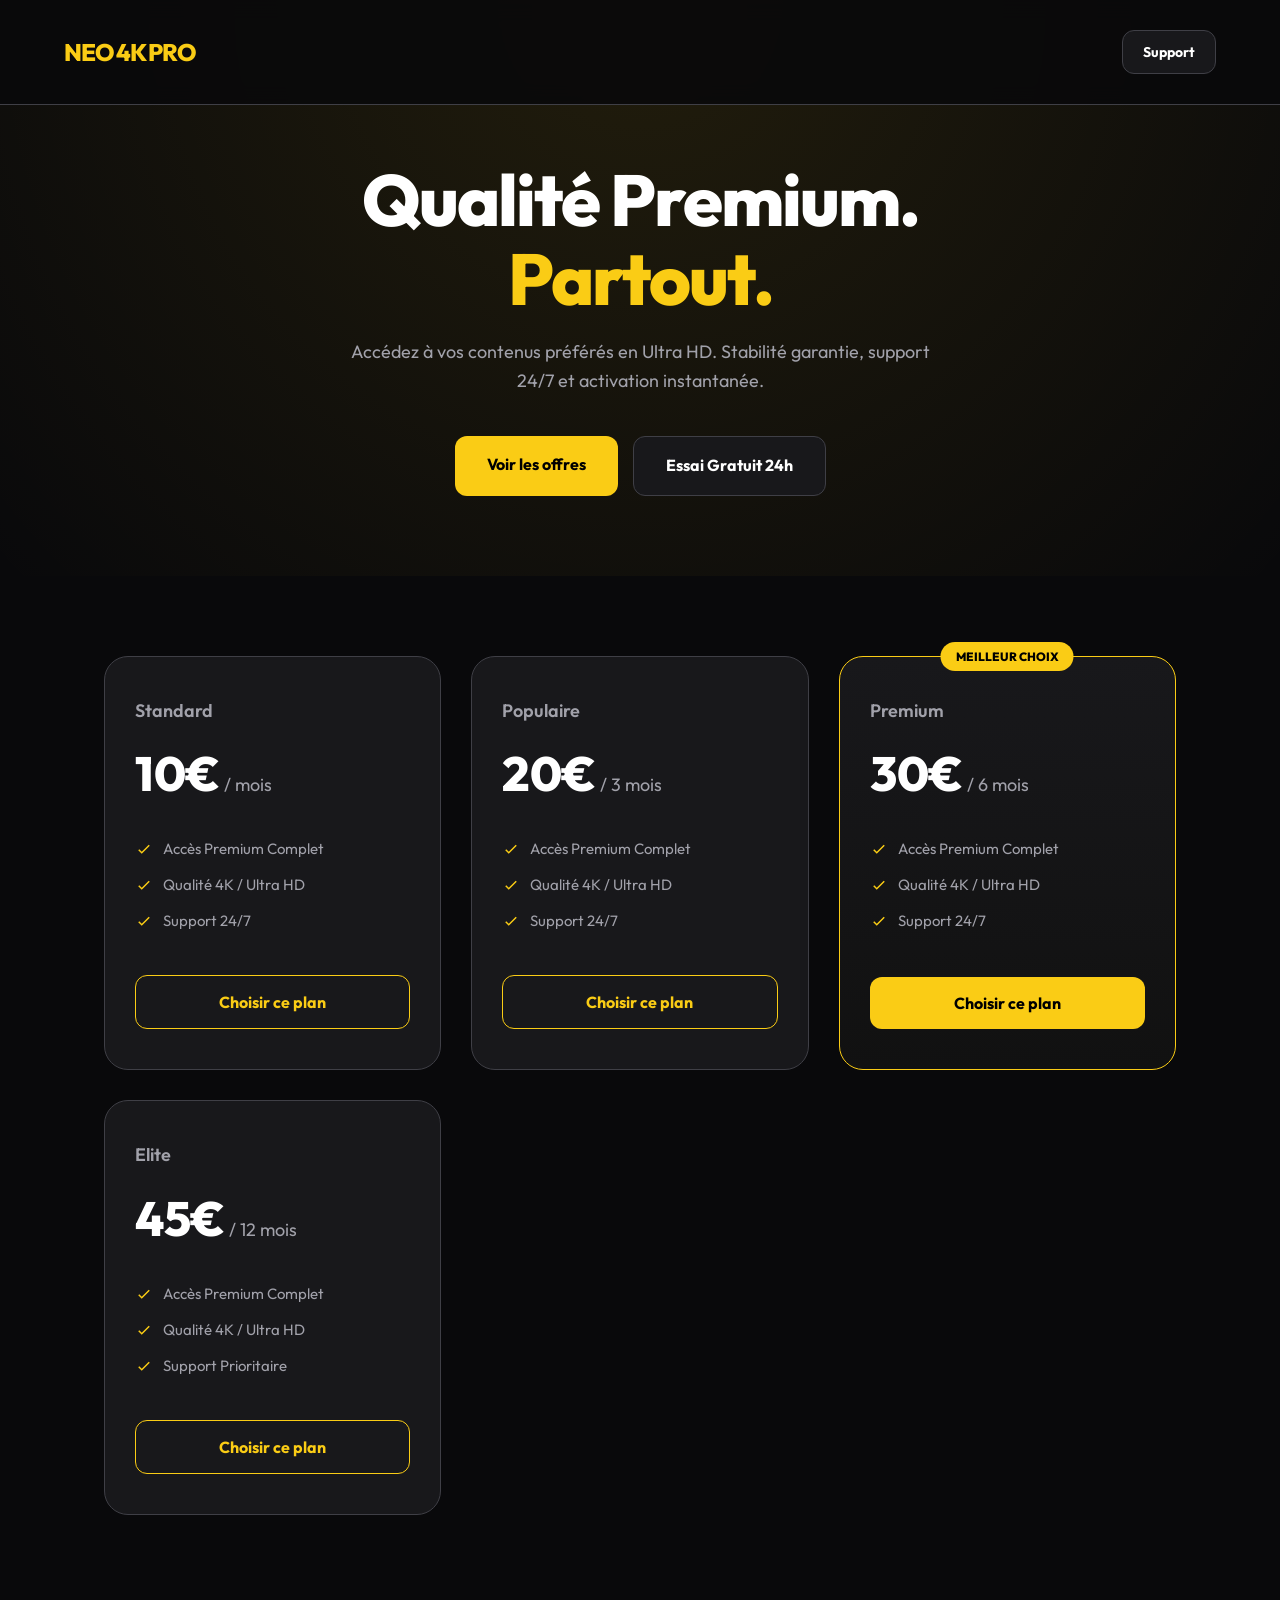
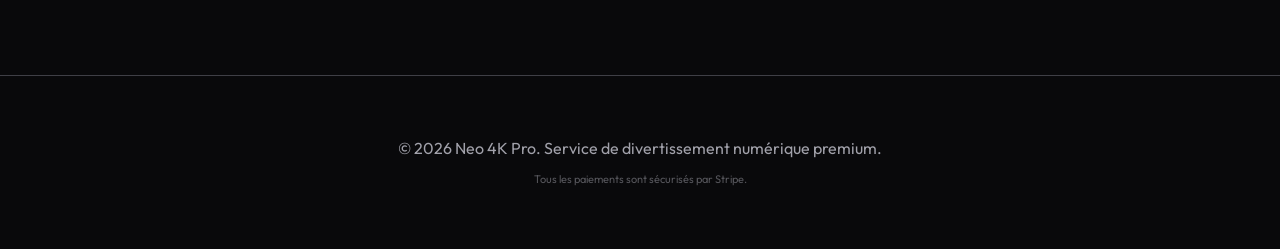
<file: index.html>
<!DOCTYPE html>
<html lang="fr">
<head>
    <meta charset="UTF-8">
    <meta name="viewport" content="width=device-width, initial-scale=1.0">
    <title>Neo 4K Pro — Expérience Digitale Premium</title>
    <link href="https://fonts.googleapis.com/css2?family=Outfit:wght@400;500;600;700;800&display=swap" rel="stylesheet">
    <style>
        :root {
            --bg: #09090b;
            --surface: #18181b;
            --surface-2: #27272a;
            --primary: #FACC15;
            --primary-hover: #EAB308;
            --text: #FFFFFF;
            --text-dim: #A1A1AA;
            --border: #3F3F46;
        }
        * { box-sizing: border-box; margin: 0; padding: 0; font-family: 'Outfit', sans-serif; }
        body { background: var(--bg); color: var(--text); line-height: 1.6; overflow-x: hidden; }
        
        header { padding: 30px 5%; display: flex; justify-content: space-between; align-items: center; position: fixed; width: 100%; top: 0; background: rgba(9, 9, 11, 0.9); backdrop-filter: blur(10px); z-index: 1000; border-bottom: 1px solid var(--border); }
        .logo { font-size: 24px; font-weight: 800; color: var(--primary); letter-spacing: -1px; }
        
        .hero { padding: 160px 5% 80px; text-align: center; background: radial-gradient(circle at top, rgba(250, 204, 21, 0.1), transparent); }
        .hero h1 { font-size: clamp(40px, 8vw, 72px); font-weight: 800; line-height: 1.1; margin-bottom: 20px; letter-spacing: -2px; }
        .hero p { font-size: 18px; color: var(--text-dim); max-width: 600px; margin: 0 auto 40px; }
        
        .cta-group { display: flex; gap: 15px; justify-content: center; flex-wrap: wrap; }
        .btn { padding: 16px 32px; border-radius: 12px; font-weight: 700; text-decoration: none; transition: 0.3s; font-size: 16px; cursor: pointer; border: none; }
        .btn-primary { background: var(--primary); color: #000; }
        .btn-primary:hover { background: var(--primary-hover); transform: translateY(-2px); }
        .btn-secondary { background: var(--surface); border: 1px solid var(--border); color: #fff; }
        .btn-secondary:hover { background: var(--surface-2); transform: translateY(-2px); }
        
        .plans { padding: 80px 5%; display: grid; grid-template-columns: repeat(auto-fit, minmax(280px, 1fr)); gap: 30px; max-width: 1200px; margin: 0 auto; }
        .plan-card { background: var(--surface); border: 1px solid var(--border); border-radius: 24px; padding: 40px 30px; transition: 0.3s; position: relative; display: flex; flex-direction: column; }
        .plan-card:hover { border-color: var(--primary); transform: translateY(-10px); box-shadow: 0 20px 40px rgba(0,0,0,0.3); }
        .plan-card.featured { border-color: var(--primary); background: linear-gradient(180deg, var(--surface), #111); }
        .featured-badge { position: absolute; top: -15px; left: 50%; transform: translateX(-50%); background: var(--primary); color: #000; padding: 5px 15px; border-radius: 20px; font-size: 12px; font-weight: 800; text-transform: uppercase; }
        
        .plan-name { font-size: 18px; font-weight: 600; color: var(--text-dim); margin-bottom: 10px; }
        .plan-price { font-size: 48px; font-weight: 800; margin-bottom: 25px; }
        .plan-price span { font-size: 18px; color: var(--text-dim); font-weight: 400; }
        
        .features { list-style: none; margin-bottom: 30px; flex-grow: 1; }
        .features li { display: flex; align-items: center; gap: 10px; margin-bottom: 12px; font-size: 15px; color: var(--text-dim); }
        .features li svg { color: var(--primary); }
        
        .plan-btn { width: 100%; text-align: center; padding: 16px; border-radius: 12px; font-weight: 700; text-decoration: none; transition: 0.3s; margin-top: auto; cursor: pointer; border: none; font-size: 16px; }
        .plan-btn-outline { border: 1px solid var(--primary); background: transparent; color: var(--primary); }
        .plan-btn-outline:hover { background: var(--primary); color: #000; }
        .plan-btn-fill { background: var(--primary); color: #000; }
        .plan-btn-fill:hover { background: var(--primary-hover); }
        
        footer { text-align: center; padding: 60px 5%; color: var(--text-dim); border-top: 1px solid var(--border); margin-top: 80px; }
        
        .loading-overlay { display: none; position: fixed; top: 0; left: 0; width: 100%; height: 100%; background: rgba(0,0,0,0.8); z-index: 9999; justify-content: center; align-items: center; flex-direction: column; }
        .spinner { width: 50px; height: 50px; border: 5px solid var(--surface-2); border-top-color: var(--primary); border-radius: 50%; animation: spin 1s linear infinite; margin-bottom: 20px; }
        @keyframes spin { to { transform: rotate(360deg); } }

        @media (max-width: 768px) {
            .hero h1 { font-size: 48px; }
            header { padding: 20px 5%; }
        }
    </style>
</head>
<body>
    <div class="loading-overlay" id="loadingOverlay">
        <div class="spinner"></div>
        <p>Redirection vers le paiement sécurisé...</p>
    </div>

    <header>
        <div class="logo">NEO 4K PRO</div>
        <a href="https://wa.me/213564653328" class="btn btn-secondary" style="padding: 10px 20px; font-size: 14px;">Support</a>
    </header>

    <section class="hero">
        <h1>Qualité Premium.<br><span style="color: var(--primary);">Partout.</span></h1>
        <p>Accédez à vos contenus préférés en Ultra HD. Stabilité garantie, support 24/7 et activation instantanée.</p>
        <div class="cta-group">
            <a href="#tarifs" class="btn btn-primary">Voir les offres</a>
            <a href="https://wa.me/213564653328?text=Bonjour, je souhaite tester le service gratuitement pendant 24h." class="btn btn-secondary">Essai Gratuit 24h</a>
        </div>
    </section>

    <section class="plans" id="tarifs">
        <div class="plan-card">
            <div class="plan-name">Standard</div>
            <div class="plan-price">10€<span> / mois</span></div>
            <ul class="features">
                <li><svg width="18" height="18" fill="none" stroke="currentColor" stroke-width="2" viewBox="0 0 24 24"><path d="M5 13l4 4L19 7"></path></svg> Accès Premium Complet</li>
                <li><svg width="18" height="18" fill="none" stroke="currentColor" stroke-width="2" viewBox="0 0 24 24"><path d="M5 13l4 4L19 7"></path></svg> Qualité 4K / Ultra HD</li>
                <li><svg width="18" height="18" fill="none" stroke="currentColor" stroke-width="2" viewBox="0 0 24 24"><path d="M5 13l4 4L19 7"></path></svg> Support 24/7</li>
            </ul>
            <button onclick="checkout('1mois')" class="plan-btn plan-btn-outline">Choisir ce plan</button>
        </div>

        <div class="plan-card">
            <div class="plan-name">Populaire</div>
            <div class="plan-price">20€<span> / 3 mois</span></div>
            <ul class="features">
                <li><svg width="18" height="18" fill="none" stroke="currentColor" stroke-width="2" viewBox="0 0 24 24"><path d="M5 13l4 4L19 7"></path></svg> Accès Premium Complet</li>
                <li><svg width="18" height="18" fill="none" stroke="currentColor" stroke-width="2" viewBox="0 0 24 24"><path d="M5 13l4 4L19 7"></path></svg> Qualité 4K / Ultra HD</li>
                <li><svg width="18" height="18" fill="none" stroke="currentColor" stroke-width="2" viewBox="0 0 24 24"><path d="M5 13l4 4L19 7"></path></svg> Support 24/7</li>
            </ul>
            <button onclick="checkout('3mois')" class="plan-btn plan-btn-outline">Choisir ce plan</button>
        </div>

        <div class="plan-card featured">
            <div class="featured-badge">Meilleur Choix</div>
            <div class="plan-name">Premium</div>
            <div class="plan-price">30€<span> / 6 mois</span></div>
            <ul class="features">
                <li><svg width="18" height="18" fill="none" stroke="currentColor" stroke-width="2" viewBox="0 0 24 24"><path d="M5 13l4 4L19 7"></path></svg> Accès Premium Complet</li>
                <li><svg width="18" height="18" fill="none" stroke="currentColor" stroke-width="2" viewBox="0 0 24 24"><path d="M5 13l4 4L19 7"></path></svg> Qualité 4K / Ultra HD</li>
                <li><svg width="18" height="18" fill="none" stroke="currentColor" stroke-width="2" viewBox="0 0 24 24"><path d="M5 13l4 4L19 7"></path></svg> Support 24/7</li>
            </ul>
            <button onclick="checkout('6mois')" class="plan-btn plan-btn-fill">Choisir ce plan</button>
        </div>

        <div class="plan-card">
            <div class="plan-name">Elite</div>
            <div class="plan-price">45€<span> / 12 mois</span></div>
            <ul class="features">
                <li><svg width="18" height="18" fill="none" stroke="currentColor" stroke-width="2" viewBox="0 0 24 24"><path d="M5 13l4 4L19 7"></path></svg> Accès Premium Complet</li>
                <li><svg width="18" height="18" fill="none" stroke="currentColor" stroke-width="2" viewBox="0 0 24 24"><path d="M5 13l4 4L19 7"></path></svg> Qualité 4K / Ultra HD</li>
                <li><svg width="18" height="18" fill="none" stroke="currentColor" stroke-width="2" viewBox="0 0 24 24"><path d="M5 13l4 4L19 7"></path></svg> Support Prioritaire</li>
            </ul>
            <button onclick="checkout('12mois')" class="plan-btn plan-btn-outline">Choisir ce plan</button>
        </div>
    </section>

    <footer>
        <p>&copy; 2026 Neo 4K Pro. Service de divertissement numérique premium.</p>
        <p style="font-size: 11px; margin-top: 10px; opacity: 0.5;">Tous les paiements sont sécurisés par Stripe.</p>
    </footer>

    <script>
        async function checkout(planId) {
            const overlay = document.getElementById('loadingOverlay');
            overlay.style.display = 'flex';
            
            try {
                const response = await fetch('https://neo4k-final.onrender.com/create-checkout-session', {
                    method: 'POST',
                    headers: { 'Content-Type': 'application/json' },
                    body: JSON.stringify({ planId: planId })
                });
                const session = await response.json();
                if (session.url) {
                    window.location.href = session.url;
                } else {
                    alert("Erreur: " + (session.error || "Impossible de créer la session"));
                    overlay.style.display = 'none';
                }
            } catch (err) {
                console.error(err);
                alert("Erreur de connexion au serveur.");
                overlay.style.display = 'none';
            }
        }
    </script>
</body>
</html>
</file>
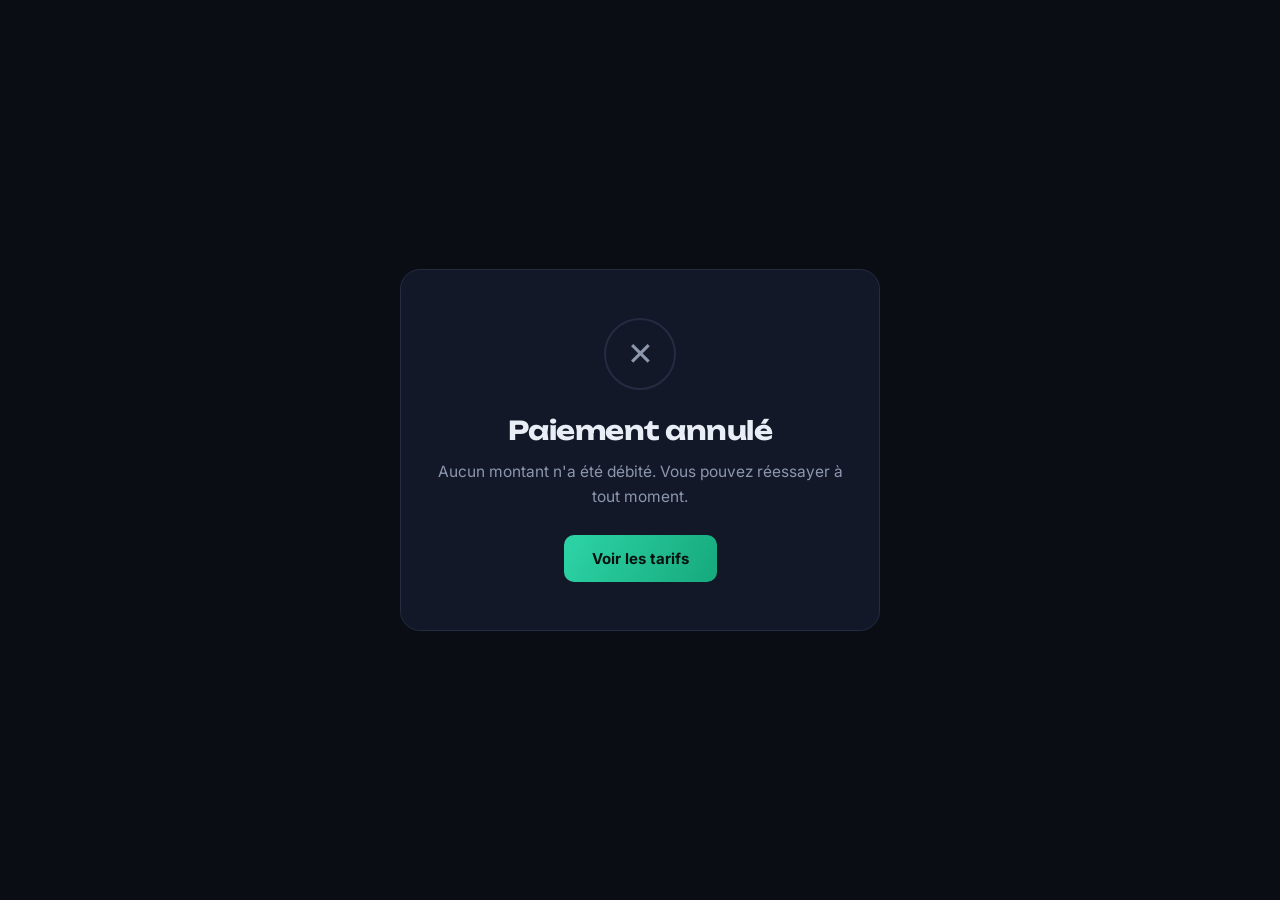
<file: annule.html>
<!DOCTYPE html>
<html lang="fr">
<head>
<meta charset="UTF-8">
<meta name="viewport" content="width=device-width, initial-scale=1.0">
<title>Paiement annulé — Neo 4K Pro</title>
<link rel="preconnect" href="https://fonts.googleapis.com">
<link href="https://fonts.googleapis.com/css2?family=Unbounded:wght@700;800;900&family=Inter:wght@400;500;600&display=swap" rel="stylesheet">
<style>
  :root{
    --bg:#0A0D13; --surface:#121828; --border:#242C42;
    --text:#E9EDF5; --text-dim:#8C97AE;
    --cyan:#2DD4A7; --violet:#16A97C;
    --grad: linear-gradient(120deg, var(--cyan), var(--violet));
  }
  *{margin:0;padding:0;box-sizing:border-box;}
  body{
    background:var(--bg); color:var(--text); font-family:'Inter',sans-serif;
    min-height:100vh; display:flex; align-items:center; justify-content:center;
    padding:24px; text-align:center;
  }
  .card{
    max-width:480px; background:var(--surface); border:1px solid var(--border);
    border-radius:20px; padding:48px 32px;
  }
  .icon{
    width:72px; height:72px; margin:0 auto 24px; border-radius:50%;
    background:var(--surface); border:2px solid var(--border);
    display:flex; align-items:center; justify-content:center;
    font-size:32px; color:var(--text-dim);
  }
  h1{font-family:'Unbounded',sans-serif; font-size:26px; margin-bottom:14px; letter-spacing:-.5px;}
  p{color:var(--text-dim); font-size:15.5px; line-height:1.6;}
  a.btn{
    display:inline-block; margin-top:26px; background:var(--grad); color:#06110F;
    font-weight:700; padding:14px 28px; border-radius:10px; text-decoration:none; font-size:15px;
  }
</style>
</head>
<body>
  <div class="card">
    <div class="icon">✕</div>
    <h1>Paiement annulé</h1>
    <p>Aucun montant n'a été débité. Vous pouvez réessayer à tout moment.</p>
    <a class="btn" href="/#tarifs">Voir les tarifs</a>
  </div>
</body>
</html>
</file>
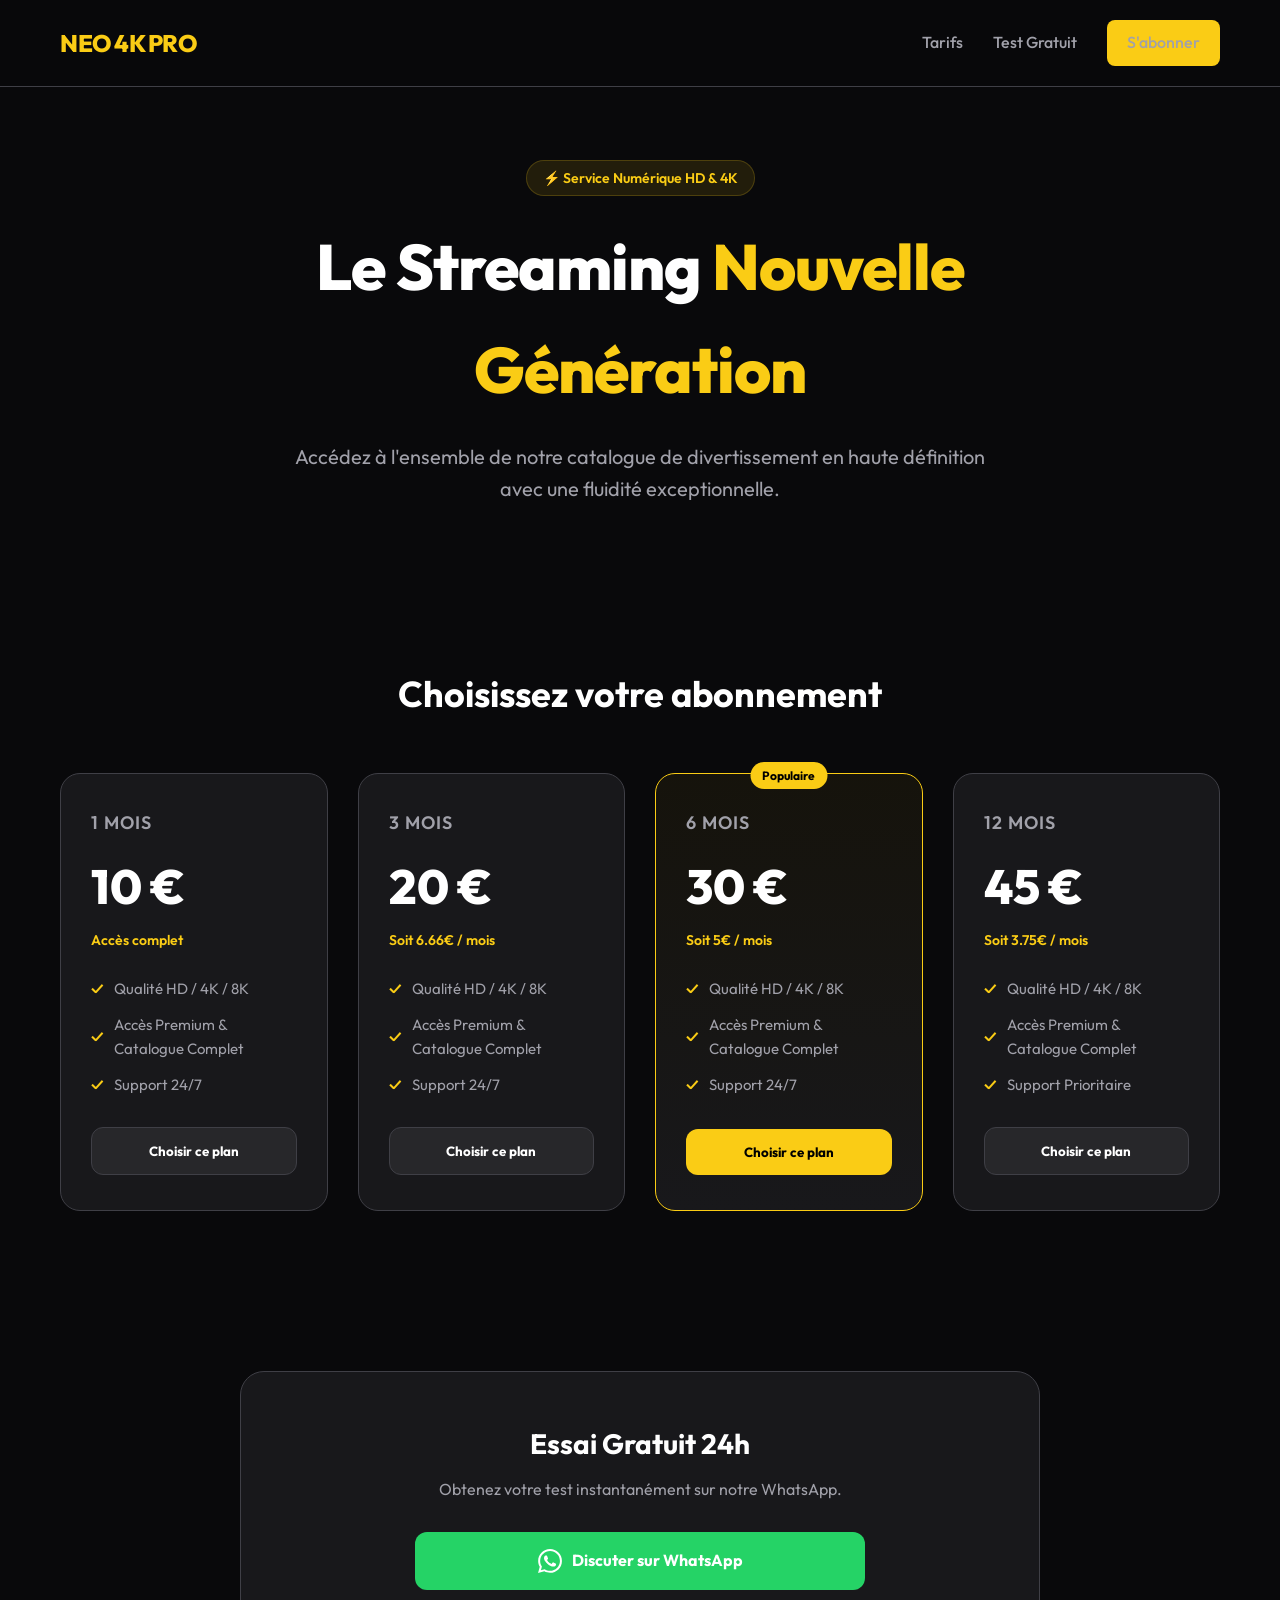
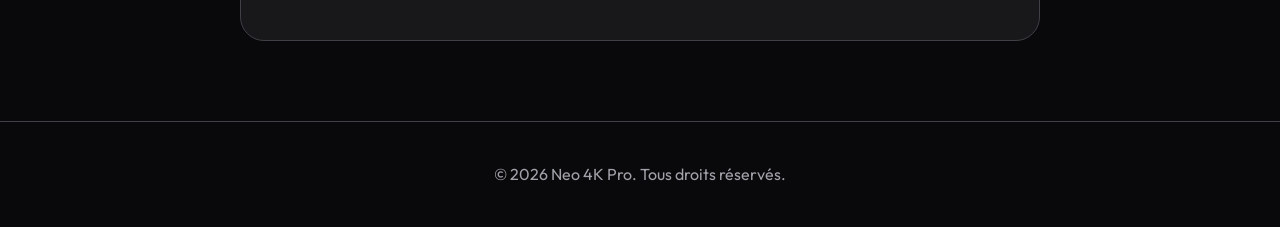
<file: corrected_index.html>
<!DOCTYPE html>
<html lang="fr">
<head>
    <meta charset="UTF-8">
    <meta name="viewport" content="width=device-width, initial-scale=1.0">
    <title>Neo 4K Pro — Streaming & Divertissement</title>
    <link href="https://fonts.googleapis.com/css2?family=Outfit:wght@400;500;600;700;800&display=swap" rel="stylesheet">
    <!-- PayPal SDK -->
    <script src="https://www.paypal.com/sdk/js?client-id=BAAvlPLOarWb86NJfR1GJDu8lgb1TjUmSWlFK8DTRZp5CpgmvCHB0WAHW-ygmxYK20UNovG0mGqvMXJyx0&currency=EUR&intent=capture"></script>
    <style>
        :root {
            --bg: #09090b;
            --surface: #18181b;
            --surface-2: #27272a;
            --primary: #FACC15;
            --primary-hover: #EAB308;
            --text: #FFFFFF;
            --text-dim: #A1A1AA;
            --border: #3F3F46;
        }
        * { box-sizing: border-box; margin: 0; padding: 0; font-family: 'Outfit', sans-serif; }
        body { background: var(--bg); color: var(--text); line-height: 1.6; }
        header { background: rgba(9, 9, 11, 0.85); backdrop-filter: blur(10px); position: fixed; top: 0; left: 0; width: 100%; z-index: 100; border-bottom: 1px solid var(--border); }
        .nav-container { max-width: 1200px; margin: 0 auto; padding: 20px; display: flex; justify-content: space-between; align-items: center; }
        .logo { font-size: 24px; font-weight: 800; color: var(--primary); letter-spacing: -0.5px; }
        .nav-links { display: flex; gap: 30px; align-items: center; }
        .nav-links a { color: var(--text-dim); text-decoration: none; font-weight: 500; transition: .2s; }
        .nav-links a:hover { color: var(--primary); }
        .btn-header { background: var(--primary); color: #000; padding: 10px 20px; border-radius: 8px; font-weight: 700; text-decoration: none; transition: .2s; }
        .btn-header:hover { background: var(--primary-hover); transform: translateY(-1px); }
        .hero { padding: 160px 20px 80px; text-align: center; max-width: 900px; margin: 0 auto; }
        .badge { display: inline-block; background: rgba(250, 204, 21, 0.1); color: var(--primary); padding: 6px 16px; border-radius: 50px; font-weight: 600; font-size: 14px; margin-bottom: 20px; border: 1px solid rgba(250, 204, 21, 0.2); }
        h1 { font-size: clamp(36px, 5vw, 64px); font-weight: 800; letter-spacing: -1px; margin-bottom: 20px; }
        h1 span { color: var(--primary); }
        p.hero-desc { font-size: clamp(16px, 2vw, 20px); color: var(--text-dim); margin-bottom: 40px; max-width: 700px; margin-left: auto; margin-right: auto; }
        .pricing { max-width: 1200px; margin: 0 auto; padding: 40px 20px 80px; }
        .section-title { text-align: center; font-size: 36px; font-weight: 700; margin-bottom: 50px; }
        .pricing-grid { display: grid; grid-template-columns: repeat(auto-fit, minmax(260px, 1fr)); gap: 30px; }
        .price-card { background: var(--surface); border: 1px solid var(--border); border-radius: 20px; padding: 35px 30px; display: flex; flex-direction: column; position: relative; transition: .3s; }
        .price-card.popular { border-color: var(--primary); background: linear-gradient(180deg, rgba(250, 204, 21, 0.05) 0%, var(--surface) 100%); }
        .popular-badge { position: absolute; top: -12px; left: 50%; transform: translateX(-50%); background: var(--primary); color: #000; font-size: 12px; font-weight: 700; padding: 4px 12px; border-radius: 20px; }
        .plan-name { font-size: 18px; font-weight: 600; color: var(--text-dim); margin-bottom: 10px; text-transform: uppercase; letter-spacing: 1px; }
        .plan-price { font-size: 48px; font-weight: 800; color: var(--text); margin-bottom: 5px; }
        .plan-price span { font-size: 18px; font-weight: 500; color: var(--text-dim); }
        .plan-period { font-size: 14px; color: var(--primary); margin-bottom: 25px; font-weight: 600; }
        .features-list { list-style: none; margin-bottom: 30px; flex-grow: 1; display: flex; flex-direction: column; gap: 12px; }
        .features-list li { display: flex; align-items: center; gap: 10px; font-size: 15px; color: var(--text-dim); }
        .features-list li::before { content: "✓"; color: var(--primary); font-weight: 700; }
        .cta { background: var(--surface-2); color: var(--text); border: 1px solid var(--border); padding: 15px; border-radius: 12px; font-weight: 700; cursor: pointer; transition: .2s; width: 100%; text-align: center; }
        .price-card.popular .cta { background: var(--primary); color: #000; border: none; }
        .cta:hover { background: var(--primary); color: #000; border-color: var(--primary); transform: translateY(-2px); }
        .trial-section { background: var(--surface); border: 1px solid var(--border); border-radius: 24px; padding: 50px 30px; margin-top: 80px; text-align: center; max-width: 800px; margin-left: auto; margin-right: auto; }
        .trial-form { max-width: 450px; margin: 30px auto 0; display: flex; flex-direction: column; gap: 15px; }
        .trial-btn { background: #25D366; color: #fff; padding: 16px; border-radius: 12px; font-weight: 700; border: none; cursor: pointer; font-size: 16px; transition: .2s; display: flex; align-items: center; justify-content: center; gap: 10px; text-decoration: none; }
        .trial-btn:hover { background: #20ba5a; transform: translateY(-2px); }
        footer { text-align: center; padding: 40px 20px; color: var(--text-dim); border-top: 1px solid var(--border); margin-top: 80px; }

        /* Checkout Modal */
        .modal-overlay { display: none; position: fixed; top: 0; left: 0; width: 100%; height: 100%; background: rgba(0,0,0,0.8); z-index: 1000; justify-content: center; align-items: center; }
        .modal-overlay.active { display: flex; }
        .modal { background: var(--surface); border: 1px solid var(--border); border-radius: 20px; padding: 40px; max-width: 450px; width: 90%; position: relative; }
        .modal-close { position: absolute; top: 15px; right: 20px; font-size: 28px; cursor: pointer; color: var(--text-dim); background: none; border: none; }
        .modal-close:hover { color: var(--primary); }
        .modal h2 { font-size: 24px; margin-bottom: 5px; color: var(--primary); }
        .modal .plan-info { color: var(--text-dim); margin-bottom: 25px; font-size: 14px; }
        .form-group { margin-bottom: 20px; }
        .form-group label { display: block; font-size: 14px; font-weight: 600; margin-bottom: 8px; color: var(--text-dim); }
        .form-group input { width: 100%; padding: 14px 16px; border-radius: 10px; border: 1px solid var(--border); background: var(--surface-2); color: var(--text); font-size: 15px; outline: none; transition: .2s; }
        .form-group input:focus { border-color: var(--primary); }
        .form-group input::placeholder { color: #71717a; }
        #paypal-button-container { margin-top: 20px; }
        .payment-loader { text-align: center; color: var(--text-dim); font-size: 14px; margin-top: 15px; display: none; }
        .payment-loader.active { display: block; }
        @media (max-width: 768px) {
            .nav-links { gap: 15px; }
            .modal { padding: 30px 20px; }
        }
    </style>
</head>
<body>
    <header>
        <div class="nav-container">
            <div class="logo">NEO 4K PRO</div>
            <div class="nav-links">
                <a href="#plans">Tarifs</a>
                <a href="#test">Test Gratuit</a>
                <a href="#plans" class="btn-header">S'abonner</a>
            </div>
        </div>
    </header>

    <section class="hero">
        <div class="badge">⚡ Service Numérique HD & 4K</div>
        <h1>Le Streaming <span>Nouvelle Génération</span></h1>
        <p class="hero-desc">Accédez à l'ensemble de notre catalogue de divertissement en haute définition avec une fluidité exceptionnelle.</p>
    </section>

    <section id="plans" class="pricing">
        <h2 class="section-title">Choisissez votre abonnement</h2>
        <div class="pricing-grid">
            <div class="price-card">
                <div class="plan-name">1 Mois</div>
                <div class="plan-price">10 €</div>
                <div class="plan-period">Accès complet</div>
                <ul class="features-list">
                    <li>Qualité HD / 4K / 8K</li>
                    <li>Accès Premium & Catalogue Complet</li>
                    <li>Support 24/7</li>
                </ul>
                <button class="cta" onclick="openCheckout('1mois', '1 Mois — 10 €')">Choisir ce plan</button>
            </div>
            <div class="price-card">
                <div class="plan-name">3 Mois</div>
                <div class="plan-price">20 €</div>
                <div class="plan-period">Soit 6.66€ / mois</div>
                <ul class="features-list">
                    <li>Qualité HD / 4K / 8K</li>
                    <li>Accès Premium & Catalogue Complet</li>
                    <li>Support 24/7</li>
                </ul>
                <button class="cta" onclick="openCheckout('3mois', '3 Mois — 20 €')">Choisir ce plan</button>
            </div>
            <div class="price-card popular">
                <div class="popular-badge">Populaire</div>
                <div class="plan-name">6 Mois</div>
                <div class="plan-price">30 €</div>
                <div class="plan-period">Soit 5€ / mois</div>
                <ul class="features-list">
                    <li>Qualité HD / 4K / 8K</li>
                    <li>Accès Premium & Catalogue Complet</li>
                    <li>Support 24/7</li>
                </ul>
                <button class="cta" onclick="openCheckout('6mois', '6 Mois — 30 €')">Choisir ce plan</button>
            </div>
            <div class="price-card">
                <div class="plan-name">12 Mois</div>
                <div class="plan-price">45 €</div>
                <div class="plan-period">Soit 3.75€ / mois</div>
                <ul class="features-list">
                    <li>Qualité HD / 4K / 8K</li>
                    <li>Accès Premium & Catalogue Complet</li>
                    <li>Support Prioritaire</li>
                </ul>
                <button class="cta" onclick="openCheckout('12mois', '12 Mois — 45 €')">Choisir ce plan</button>
            </div>
        </div>
    </section>

    <section id="test" class="trial-section">
        <h2 style="font-size: 28px; margin-bottom: 10px;">Essai Gratuit 24h</h2>
        <p style="color: var(--text-dim);">Obtenez votre test instantanément sur notre WhatsApp.</p>
        <div class="trial-form">
            <a href="https://wa.me/213564653328?text=Bonjour,%20je%20souhaite%20obtenir%20mon%20essai%20gratuit%20de%2024h%20Neo%204K%20Pro." target="_blank" class="trial-btn">
                <svg width="24" height="24" fill="currentColor" viewBox="0 0 24 24"><path d="M.057 24l1.687-6.163c-1.041-1.804-1.588-3.849-1.587-5.946.003-6.556 5.338-11.891 11.893-11.891 3.181.001 6.167 1.24 8.413 3.488 2.245 2.248 3.481 5.236 3.48 8.414-.003 6.557-5.338 11.892-11.893 11.892-1.99-.001-3.951-.5-5.688-1.448l-6.305 1.654zm6.597-3.807c1.676.995 3.276 1.591 5.392 1.592 5.448 0 9.886-4.434 9.889-9.885.002-5.462-4.415-9.89-9.881-9.892-5.452 0-9.887 4.434-9.889 9.884-.001 2.225.651 3.891 1.746 5.634l-.999 3.648 3.742-.981zm11.387-5.464c-.074-.124-.272-.198-.57-.347-.297-.149-1.758-.868-2.031-.967-.272-.099-.47-.149-.669.149-.198.297-.768.967-.941 1.165-.173.198-.347.223-.644.074-.297-.149-1.255-.462-2.39-1.475-.883-.788-1.48-1.761-1.653-2.059-.173-.297-.018-.458.13-.606.134-.133.297-.347.446-.521.151-.172.2-.296.3-.495.099-.198.05-.372-.025-.521-.075-.148-.669-1.611-.916-2.206-.242-.579-.487-.501-.669-.51l-.57-.01c-.198 0-.52.074-.792.372s-1.04 1.016-1.04 2.479 1.065 2.876 1.213 3.074c.149.198 2.095 3.2 5.076 4.487.709.306 1.263.489 1.694.626.712.226 1.36.194 1.872.118.571-.085 1.758-.719 2.006-1.413.248-.695.248-1.29.173-1.414z"/></svg>
                Discuter sur WhatsApp
            </a>
        </div>
    </section>

    <footer>
        <p>&copy; 2026 Neo 4K Pro. Tous droits réservés.</p>
    </footer>

    <!-- Checkout Modal -->
    <div class="modal-overlay" id="checkoutModal">
        <div class="modal">
            <button class="modal-close" onclick="closeCheckout()">&times;</button>
            <h2 id="modalPlanTitle">Plan choisi</h2>
            <p class="plan-info" id="modalPlanInfo">Remplissez vos informations pour payer via PayPal</p>
            
            <div class="form-group">
                <label for="clientEmail">Email *</label>
                <input type="email" id="clientEmail" placeholder="votre@email.com" required>
            </div>
            <div class="form-group">
                <label for="clientWhatsapp">WhatsApp (optionnel)</label>
                <input type="tel" id="clientWhatsapp" placeholder="+213 5XX XXX XXX">
            </div>

            <div class="payment-loader" id="paymentLoader">⏳ Création de la commande PayPal...</div>
            <div id="paypal-button-container"></div>
        </div>
    </div>

    <script>
        const BACKEND_URL = "https://neo4k-final.onrender.com";
        let currentPlanId = '';
        let currentOrderId = '';

        function openCheckout(planId, planLabel) {
            currentPlanId = planId;
            document.getElementById('modalPlanTitle').textContent = planLabel;
            document.getElementById('checkoutModal').classList.add('active');
            document.getElementById('paypal-button-container').innerHTML = '';
            document.getElementById('paymentLoader').classList.remove('active');
        }

        function closeCheckout() {
            document.getElementById('checkoutModal').classList.remove('active');
        }

        // Render PayPal Buttons
        paypal.Buttons({
            style: {
                layout: 'vertical',
                color: 'gold',
                shape: 'pill',
                label: 'paypal',
                height: 50,
            },
            createOrder: async function(data, actions) {
                const email = document.getElementById('clientEmail').value.trim();
                const whatsapp = document.getElementById('clientWhatsapp').value.trim();

                if (!email) {
                    alert("Veuillez entrer votre email.");
                    throw new Error('Email required');
                }

                document.getElementById('paymentLoader').classList.add('active');

                try {
                    const res = await fetch(`${BACKEND_URL}/create-paypal-order`, {
                        method: 'POST',
                        headers: { 'Content-Type': 'application/json' },
                        body: JSON.stringify({ planId: currentPlanId, email, whatsapp })
                    });
                    const order = await res.json();
                    if (order.error) {
                        alert("Erreur: " + order.error);
                        document.getElementById('paymentLoader').classList.remove('active');
                        throw new Error(order.error);
                    }
                    currentOrderId = order.id;
                    return order.id;
                } catch (err) {
                    document.getElementById('paymentLoader').classList.remove('active');
                    throw err;
                }
            },
            onApprove: async function(data, actions) {
                try {
                    const res = await fetch(`${BACKEND_URL}/capture-paypal-order/${data.orderID}`, {
                        method: 'POST',
                    });
                    const order = await res.json();
                    document.getElementById('paymentLoader').classList.remove('active');

                    if (order.status === 'COMPLETED') {
                        // Redirect to WhatsApp with receipt info
                        const msg = encodeURIComponent(
                            `Bonjour, j'ai payé mon abonnement Neo 4K Pro.\n` +
                            `Plan: ${document.getElementById('modalPlanTitle').textContent}\n` +
                            `Référence PayPal: ${data.orderID}\n` +
                            `Veuillez m'envoyer mon code d'accès.`
                        );
                        window.location.href = `https://wa.me/213564653328?text=${msg}`;
                    } else {
                        alert("Le paiement n'a pas pu être finalisé. Veuillez réessayer.");
                    }
                } catch (err) {
                    console.error(err);
                    alert("Erreur lors de la validation du paiement.");
                    document.getElementById('paymentLoader').classList.remove('active');
                }
            },
            onError: function(err) {
                console.error('PayPal Error:', err);
                document.getElementById('paymentLoader').classList.remove('active');
                alert("Une erreur est survenue avec PayPal. Veuillez réessayer.");
            },
            onCancel: function() {
                document.getElementById('paymentLoader').classList.remove('active');
                closeCheckout();
            }
        }).render('#paypal-button-container');
    </script>
</body>
</html>
</file>
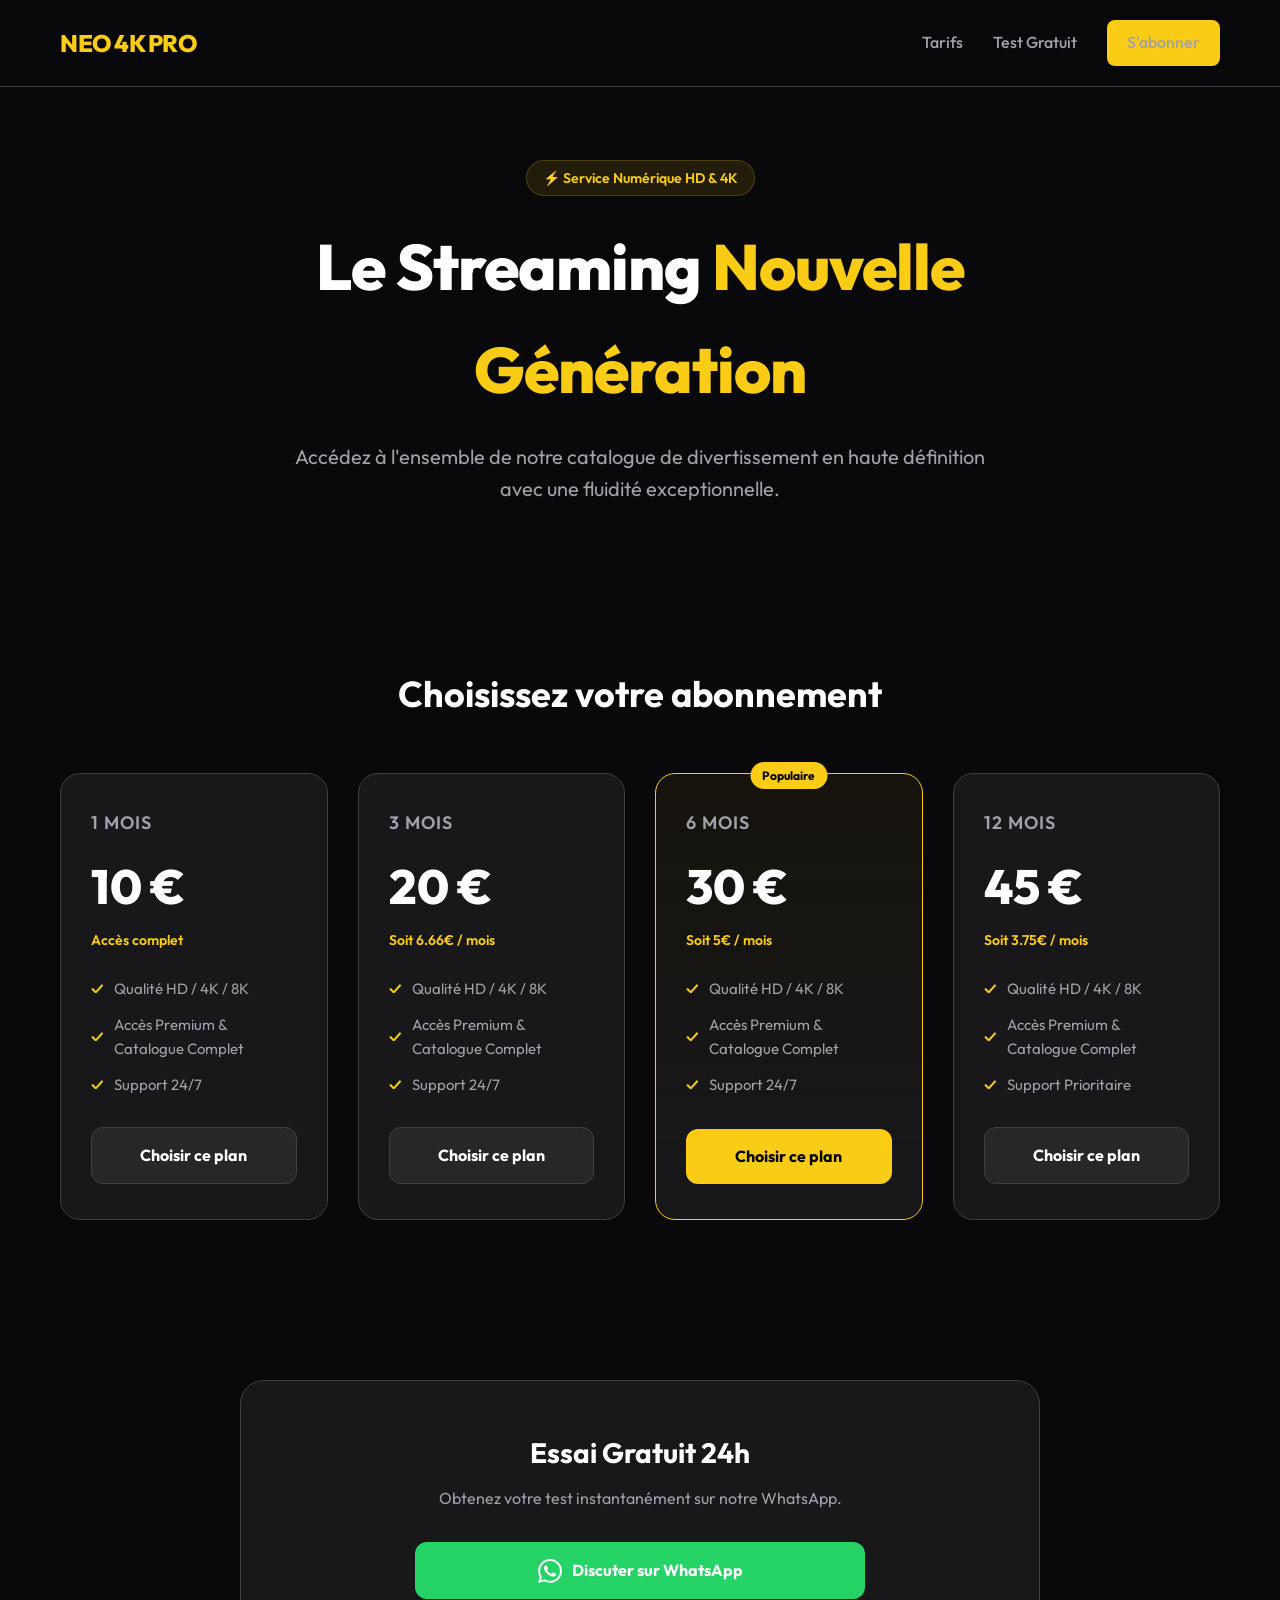
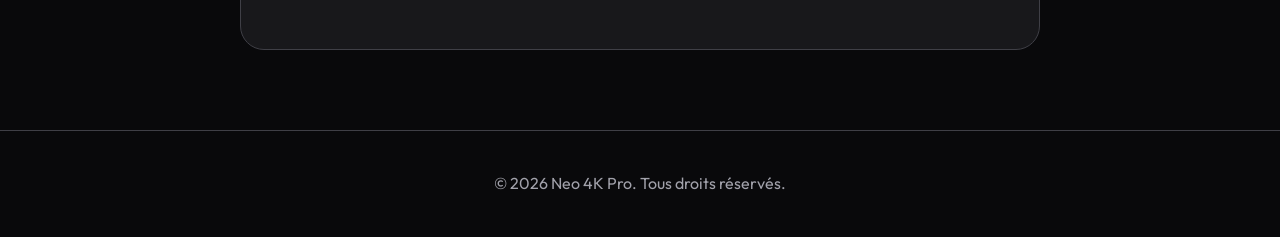
<file: fixed_index.html>
<!DOCTYPE html>
<html lang="fr">
<head>
    <meta charset="UTF-8">
    <meta name="viewport" content="width=device-width, initial-scale=1.0">
    <title>Neo 4K Pro — Streaming & Divertissement</title>
    <link href="https://fonts.googleapis.com/css2?family=Outfit:wght@400;500;600;700;800&display=swap" rel="stylesheet">
    <style>
        :root {
            --bg: #09090b;
            --surface: #18181b;
            --surface-2: #27272a;
            --primary: #FACC15;
            --primary-hover: #EAB308;
            --text: #FFFFFF;
            --text-dim: #A1A1AA;
            --border: #3F3F46;
            --green: #25D366;
            --green-hover: #20ba5a;
        }
        * { box-sizing: border-box; margin: 0; padding: 0; font-family: 'Outfit', sans-serif; }
        body { background: var(--bg); color: var(--text); line-height: 1.6; }
        header { background: rgba(9, 9, 11, 0.85); backdrop-filter: blur(10px); position: fixed; top: 0; left: 0; width: 100%; z-index: 100; border-bottom: 1px solid var(--border); }
        .nav-container { max-width: 1200px; margin: 0 auto; padding: 20px; display: flex; justify-content: space-between; align-items: center; }
        .logo { font-size: 24px; font-weight: 800; color: var(--primary); letter-spacing: -0.5px; }
        .nav-links { display: flex; gap: 30px; align-items: center; }
        .nav-links a { color: var(--text-dim); text-decoration: none; font-weight: 500; transition: .2s; }
        .nav-links a:hover { color: var(--primary); }
        .btn-header { background: var(--primary); color: #000; padding: 10px 20px; border-radius: 8px; font-weight: 700; text-decoration: none; transition: .2s; }
        .btn-header:hover { background: var(--primary-hover); transform: translateY(-1px); }
        .hero { padding: 160px 20px 80px; text-align: center; max-width: 900px; margin: 0 auto; }
        .badge { display: inline-block; background: rgba(250, 204, 21, 0.1); color: var(--primary); padding: 6px 16px; border-radius: 50px; font-weight: 600; font-size: 14px; margin-bottom: 20px; border: 1px solid rgba(250, 204, 21, 0.2); }
        h1 { font-size: clamp(36px, 5vw, 64px); font-weight: 800; letter-spacing: -1px; margin-bottom: 20px; }
        h1 span { color: var(--primary); }
        p.hero-desc { font-size: clamp(16px, 2vw, 20px); color: var(--text-dim); margin-bottom: 40px; max-width: 700px; margin-left: auto; margin-right: auto; }
        .pricing { max-width: 1200px; margin: 0 auto; padding: 40px 20px 80px; }
        .section-title { text-align: center; font-size: 36px; font-weight: 700; margin-bottom: 50px; }
        .pricing-grid { display: grid; grid-template-columns: repeat(auto-fit, minmax(260px, 1fr)); gap: 30px; }
        .price-card { background: var(--surface); border: 1px solid var(--border); border-radius: 20px; padding: 35px 30px; display: flex; flex-direction: column; position: relative; transition: .3s; }
        .price-card.popular { border-color: var(--primary); background: linear-gradient(180deg, rgba(250, 204, 21, 0.05) 0%, var(--surface) 100%); }
        .popular-badge { position: absolute; top: -12px; left: 50%; transform: translateX(-50%); background: var(--primary); color: #000; font-size: 12px; font-weight: 700; padding: 4px 12px; border-radius: 20px; }
        .plan-name { font-size: 18px; font-weight: 600; color: var(--text-dim); margin-bottom: 10px; text-transform: uppercase; letter-spacing: 1px; }
        .plan-price { font-size: 48px; font-weight: 800; color: var(--text); margin-bottom: 5px; }
        .plan-price span { font-size: 18px; font-weight: 500; color: var(--text-dim); }
        .plan-period { font-size: 14px; color: var(--primary); margin-bottom: 25px; font-weight: 600; }
        .features-list { list-style: none; margin-bottom: 30px; flex-grow: 1; display: flex; flex-direction: column; gap: 12px; }
        .features-list li { display: flex; align-items: center; gap: 10px; font-size: 15px; color: var(--text-dim); }
        .features-list li::before { content: "✓"; color: var(--primary); font-weight: 700; }
        .cta { background: var(--surface-2); color: var(--text); border: 1px solid var(--border); padding: 15px; border-radius: 12px; font-weight: 700; cursor: pointer; transition: .2s; width: 100%; text-align: center; text-decoration: none; }
        .price-card.popular .cta { background: var(--primary); color: #000; border: none; }
        .cta:hover { background: var(--primary); color: #000; border-color: var(--primary); transform: translateY(-2px); }
        .trial-section { background: var(--surface); border: 1px solid var(--border); border-radius: 24px; padding: 50px 30px; margin-top: 80px; text-align: center; max-width: 800px; margin-left: auto; margin-right: auto; }
        .trial-form { max-width: 450px; margin: 30px auto 0; display: flex; flex-direction: column; gap: 15px; }
        .trial-btn { background: var(--green); color: #fff; padding: 16px; border-radius: 12px; font-weight: 700; border: none; cursor: pointer; font-size: 16px; transition: .2s; display: flex; align-items: center; justify-content: center; gap: 10px; text-decoration: none; }
        .trial-btn:hover { background: var(--green-hover); transform: translateY(-2px); }
        footer { text-align: center; padding: 40px 20px; color: var(--text-dim); border-top: 1px solid var(--border); margin-top: 80px; }

        @media (max-width: 768px) {
            .nav-links { gap: 15px; }
        }
    </style>
</head>
<body>
    <header>
        <div class="nav-container">
            <div class="logo">NEO 4K PRO</div>
            <div class="nav-links">
                <a href="#plans">Tarifs</a>
                <a href="#test">Test Gratuit</a>
                <a href="#plans" class="btn-header">S'abonner</a>
            </div>
        </div>
    </header>

    <section class="hero">
        <div class="badge">⚡ Service Numérique HD & 4K</div>
        <h1>Le Streaming <span>Nouvelle Génération</span></h1>
        <p class="hero-desc">Accédez à l'ensemble de notre catalogue de divertissement en haute définition avec une fluidité exceptionnelle.</p>
    </section>

    <section id="plans" class="pricing">
        <h2 class="section-title">Choisissez votre abonnement</h2>
        <div class="pricing-grid">
            <div class="price-card">
                <div class="plan-name">1 Mois</div>
                <div class="plan-price">10 €</div>
                <div class="plan-period">Accès complet</div>
                <ul class="features-list">
                    <li>Qualité HD / 4K / 8K</li>
                    <li>Accès Premium & Catalogue Complet</li>
                    <li>Support 24/7</li>
                </ul>
                <a class="cta" href="https://neo4k-site-v2.onrender.com/paiement.html?plan=1mois&label=Plan%201%20Mois%20—%2010%E2%82%AC">Choisir ce plan</a>
            </div>
            <div class="price-card">
                <div class="plan-name">3 Mois</div>
                <div class="plan-price">20 €</div>
                <div class="plan-period">Soit 6.66€ / mois</div>
                <ul class="features-list">
                    <li>Qualité HD / 4K / 8K</li>
                    <li>Accès Premium & Catalogue Complet</li>
                    <li>Support 24/7</li>
                </ul>
                <a class="cta" href="https://neo4k-site-v2.onrender.com/paiement.html?plan=3mois&label=Plan%203%20Mois%20—%2020%E2%82%AC">Choisir ce plan</a>
            </div>
            <div class="price-card popular">
                <div class="popular-badge">Populaire</div>
                <div class="plan-name">6 Mois</div>
                <div class="plan-price">30 €</div>
                <div class="plan-period">Soit 5€ / mois</div>
                <ul class="features-list">
                    <li>Qualité HD / 4K / 8K</li>
                    <li>Accès Premium & Catalogue Complet</li>
                    <li>Support 24/7</li>
                </ul>
                <a class="cta" href="https://neo4k-site-v2.onrender.com/paiement.html?plan=6mois&label=Plan%206%20Mois%20—%2030%E2%82%AC">Choisir ce plan</a>
            </div>
            <div class="price-card">
                <div class="plan-name">12 Mois</div>
                <div class="plan-price">45 €</div>
                <div class="plan-period">Soit 3.75€ / mois</div>
                <ul class="features-list">
                    <li>Qualité HD / 4K / 8K</li>
                    <li>Accès Premium & Catalogue Complet</li>
                    <li>Support Prioritaire</li>
                </ul>
                <a class="cta" href="https://neo4k-site-v2.onrender.com/paiement.html?plan=12mois&label=Plan%2012%20Mois%20—%2045%E2%82%AC">Choisir ce plan</a>
            </div>
        </div>
    </section>

    <section id="test" class="trial-section">
        <h2 style="font-size: 28px; margin-bottom: 10px;">Essai Gratuit 24h</h2>
        <p style="color: var(--text-dim);">Obtenez votre test instantanément sur notre WhatsApp.</p>
        <div class="trial-form">
            <a href="https://wa.me/213564653328?text=Bonjour,%20je%20souhaite%20obtenir%20mon%20essai%20gratuit%20de%2024h%20Neo%204K%20Pro." target="_blank" class="trial-btn">
                <svg width="24" height="24" fill="currentColor" viewBox="0 0 24 24"><path d="M.057 24l1.687-6.163c-1.041-1.804-1.588-3.849-1.587-5.946.003-6.556 5.338-11.891 11.893-11.891 3.181.001 6.167 1.24 8.413 3.488 2.245 2.248 3.481 5.236 3.48 8.414-.003 6.557-5.338 11.892-11.893 11.892-1.99-.001-3.951-.5-5.688-1.448l-6.305 1.654zm6.597-3.807c1.676.995 3.276 1.591 5.392 1.592 5.448 0 9.886-4.434 9.889-9.885.002-5.462-4.415-9.89-9.881-9.892-5.452 0-9.887 4.434-9.889 9.884-.001 2.225.651 3.891 1.746 5.634l-.999 3.648 3.742-.981zm11.387-5.464c-.074-.124-.272-.198-.57-.347-.297-.149-1.758-.868-2.031-.967-.272-.099-.47-.149-.669.149-.198.297-.768.967-.941 1.165-.173.198-.347.223-.644.074-.297-.149-1.255-.462-2.39-1.475-.883-.788-1.48-1.761-1.653-2.059-.173-.297-.018-.458.13-.606.134-.133.297-.347.446-.521.151-.172.2-.296.3-.495.099-.198.05-.372-.025-.521-.075-.148-.669-1.611-.916-2.206-.242-.579-.487-.501-.669-.51l-.57-.01c-.198 0-.52.074-.792.372s-1.04 1.016-1.04 2.479 1.065 2.876 1.213 3.074c.149.198 2.095 3.2 5.076 4.487.709.306 1.263.489 1.694.626.712.226 1.36.194 1.872.118.571-.085 1.758-.719 2.006-1.413.248-.695.248-1.29.173-1.414z"/></svg>
                Discuter sur WhatsApp
            </a>
        </div>
    </section>

    <footer>
        <p>&copy; 2026 Neo 4K Pro. Tous droits réservés.</p>
    </footer>
</body>
</html>
</file>
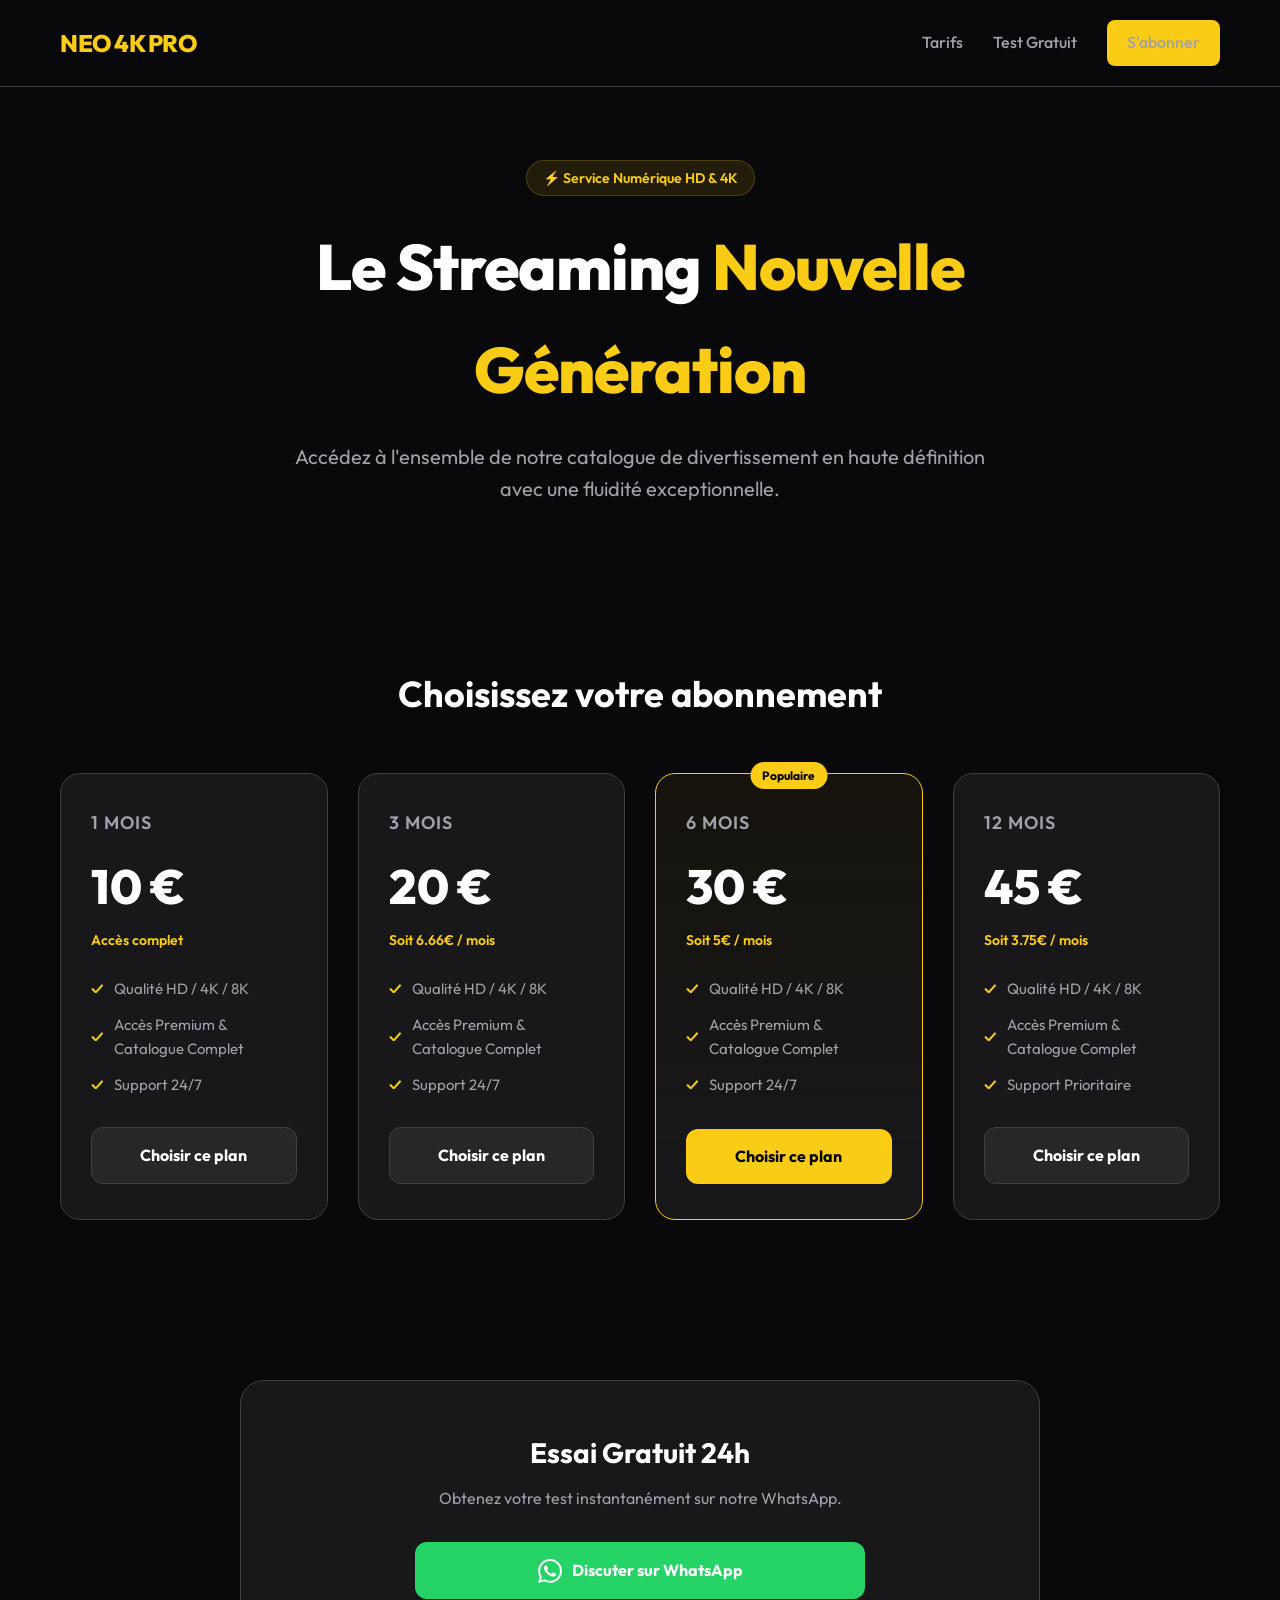
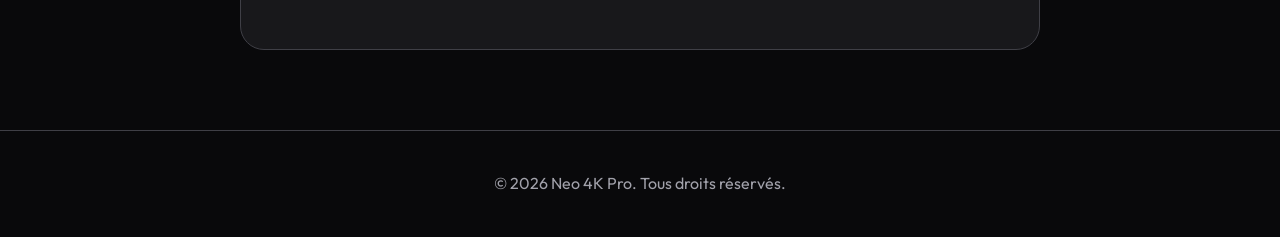
<file: fixed_index2.html>
<!DOCTYPE html>
<html lang="fr">
<head>
    <meta charset="UTF-8">
    <meta name="viewport" content="width=device-width, initial-scale=1.0">
    <title>Neo 4K Pro — Streaming & Divertissement</title>
    <link href="https://fonts.googleapis.com/css2?family=Outfit:wght@400;500;600;700;800&display=swap" rel="stylesheet">
    <style>
        :root {
            --bg: #09090b;
            --surface: #18181b;
            --surface-2: #27272a;
            --primary: #FACC15;
            --primary-hover: #EAB308;
            --text: #FFFFFF;
            --text-dim: #A1A1AA;
            --border: #3F3F46;
        }
        * { box-sizing: border-box; margin: 0; padding: 0; font-family: 'Outfit', sans-serif; }
        body { background: var(--bg); color: var(--text); line-height: 1.6; }
        header { background: rgba(9, 9, 11, 0.85); backdrop-filter: blur(10px); position: fixed; top: 0; left: 0; width: 100%; z-index: 100; border-bottom: 1px solid var(--border); }
        .nav-container { max-width: 1200px; margin: 0 auto; padding: 20px; display: flex; justify-content: space-between; align-items: center; }
        .logo { font-size: 24px; font-weight: 800; color: var(--primary); letter-spacing: -0.5px; }
        .nav-links { display: flex; gap: 30px; align-items: center; }
        .nav-links a { color: var(--text-dim); text-decoration: none; font-weight: 500; transition: .2s; }
        .nav-links a:hover { color: var(--primary); }
        .btn-header { background: var(--primary); color: #000; padding: 10px 20px; border-radius: 8px; font-weight: 700; text-decoration: none; transition: .2s; }
        .btn-header:hover { background: var(--primary-hover); transform: translateY(-1px); }
        .hero { padding: 160px 20px 80px; text-align: center; max-width: 900px; margin: 0 auto; }
        .badge { display: inline-block; background: rgba(250, 204, 21, 0.1); color: var(--primary); padding: 6px 16px; border-radius: 50px; font-weight: 600; font-size: 14px; margin-bottom: 20px; border: 1px solid rgba(250, 204, 21, 0.2); }
        h1 { font-size: clamp(36px, 5vw, 64px); font-weight: 800; letter-spacing: -1px; margin-bottom: 20px; }
        h1 span { color: var(--primary); }
        p.hero-desc { font-size: clamp(16px, 2vw, 20px); color: var(--text-dim); margin-bottom: 40px; max-width: 700px; margin-left: auto; margin-right: auto; }
        .pricing { max-width: 1200px; margin: 0 auto; padding: 40px 20px 80px; }
        .section-title { text-align: center; font-size: 36px; font-weight: 700; margin-bottom: 50px; }
        .pricing-grid { display: grid; grid-template-columns: repeat(auto-fit, minmax(260px, 1fr)); gap: 30px; }
        .price-card { background: var(--surface); border: 1px solid var(--border); border-radius: 20px; padding: 35px 30px; display: flex; flex-direction: column; position: relative; transition: .3s; }
        .price-card.popular { border-color: var(--primary); background: linear-gradient(180deg, rgba(250, 204, 21, 0.05) 0%, var(--surface) 100%); }
        .popular-badge { position: absolute; top: -12px; left: 50%; transform: translateX(-50%); background: var(--primary); color: #000; font-size: 12px; font-weight: 700; padding: 4px 12px; border-radius: 20px; }
        .plan-name { font-size: 18px; font-weight: 600; color: var(--text-dim); margin-bottom: 10px; text-transform: uppercase; letter-spacing: 1px; }
        .plan-price { font-size: 48px; font-weight: 800; color: var(--text); margin-bottom: 5px; }
        .plan-price span { font-size: 18px; font-weight: 500; color: var(--text-dim); }
        .plan-period { font-size: 14px; color: var(--primary); margin-bottom: 25px; font-weight: 600; }
        .features-list { list-style: none; margin-bottom: 30px; flex-grow: 1; display: flex; flex-direction: column; gap: 12px; }
        .features-list li { display: flex; align-items: center; gap: 10px; font-size: 15px; color: var(--text-dim); }
        .features-list li::before { content: "✓"; color: var(--primary); font-weight: 700; }
        .cta { background: var(--surface-2); color: var(--text); border: 1px solid var(--border); padding: 15px; border-radius: 12px; font-weight: 700; cursor: pointer; transition: .2s; width: 100%; text-align: center; text-decoration: none; display: block; }
        .price-card.popular .cta { background: var(--primary); color: #000; border: none; }
        .cta:hover { background: var(--primary); color: #000; border-color: var(--primary); transform: translateY(-2px); }
        .trial-section { background: var(--surface); border: 1px solid var(--border); border-radius: 24px; padding: 50px 30px; margin-top: 80px; text-align: center; max-width: 800px; margin-left: auto; margin-right: auto; }
        .trial-form { max-width: 450px; margin: 30px auto 0; display: flex; flex-direction: column; gap: 15px; }
        .trial-btn { background: #25D366; color: #fff; padding: 16px; border-radius: 12px; font-weight: 700; border: none; cursor: pointer; font-size: 16px; transition: .2s; display: flex; align-items: center; justify-content: center; gap: 10px; text-decoration: none; }
        .trial-btn:hover { background: #20ba5a; transform: translateY(-2px); }
        footer { text-align: center; padding: 40px 20px; color: var(--text-dim); border-top: 1px solid var(--border); margin-top: 80px; }
        @media (max-width: 768px) {
            .nav-links { gap: 15px; }
        }
    </style>
</head>
<body>
    <header>
        <div class="nav-container">
            <div class="logo">NEO 4K PRO</div>
            <div class="nav-links">
                <a href="#plans">Tarifs</a>
                <a href="#test">Test Gratuit</a>
                <a href="#plans" class="btn-header">S'abonner</a>
            </div>
        </div>
    </header>

    <section class="hero">
        <div class="badge">⚡ Service Numérique HD & 4K</div>
        <h1>Le Streaming <span>Nouvelle Génération</span></h1>
        <p class="hero-desc">Accédez à l'ensemble de notre catalogue de divertissement en haute définition avec une fluidité exceptionnelle.</p>
    </section>

    <section id="plans" class="pricing">
        <h2 class="section-title">Choisissez votre abonnement</h2>
        <div class="pricing-grid">
            <div class="price-card">
                <div class="plan-name">1 Mois</div>
                <div class="plan-price">10 €</div>
                <div class="plan-period">Accès complet</div>
                <ul class="features-list">
                    <li>Qualité HD / 4K / 8K</li>
                    <li>Accès Premium & Catalogue Complet</li>
                    <li>Support 24/7</li>
                </ul>
                <a class="cta" href="paiement.html?plan=1mois&label=1%20Mois%20%E2%80%94%2010%20%E2%82%AC">Choisir ce plan</a>
            </div>
            <div class="price-card">
                <div class="plan-name">3 Mois</div>
                <div class="plan-price">20 €</div>
                <div class="plan-period">Soit 6.66€ / mois</div>
                <ul class="features-list">
                    <li>Qualité HD / 4K / 8K</li>
                    <li>Accès Premium & Catalogue Complet</li>
                    <li>Support 24/7</li>
                </ul>
                <a class="cta" href="paiement.html?plan=3mois&label=3%20Mois%20%E2%80%94%2020%20%E2%82%AC">Choisir ce plan</a>
            </div>
            <div class="price-card popular">
                <div class="popular-badge">Populaire</div>
                <div class="plan-name">6 Mois</div>
                <div class="plan-price">30 €</div>
                <div class="plan-period">Soit 5€ / mois</div>
                <ul class="features-list">
                    <li>Qualité HD / 4K / 8K</li>
                    <li>Accès Premium & Catalogue Complet</li>
                    <li>Support 24/7</li>
                </ul>
                <a class="cta" href="paiement.html?plan=6mois&label=6%20Mois%20%E2%80%94%2030%20%E2%82%AC">Choisir ce plan</a>
            </div>
            <div class="price-card">
                <div class="plan-name">12 Mois</div>
                <div class="plan-price">45 €</div>
                <div class="plan-period">Soit 3.75€ / mois</div>
                <ul class="features-list">
                    <li>Qualité HD / 4K / 8K</li>
                    <li>Accès Premium & Catalogue Complet</li>
                    <li>Support Prioritaire</li>
                </ul>
                <a class="cta" href="paiement.html?plan=12mois&label=12%20Mois%20%E2%80%94%2045%20%E2%82%AC">Choisir ce plan</a>
            </div>
        </div>
    </section>

    <section id="test" class="trial-section">
        <h2 style="font-size: 28px; margin-bottom: 10px;">Essai Gratuit 24h</h2>
        <p style="color: var(--text-dim);">Obtenez votre test instantanément sur notre WhatsApp.</p>
        <div class="trial-form">
            <a href="https://wa.me/213564653328?text=Bonjour,%20je%20souhaite%20obtenir%20mon%20essai%20gratuit%20de%2024h%20Neo%204K%20Pro." target="_blank" class="trial-btn">
                <svg width="24" height="24" fill="currentColor" viewBox="0 0 24 24"><path d="M.057 24l1.687-6.163c-1.041-1.804-1.588-3.849-1.587-5.946.003-6.556 5.338-11.891 11.893-11.891 3.181.001 6.167 1.24 8.413 3.488 2.245 2.248 3.481 5.236 3.48 8.414-.003 6.557-5.338 11.892-11.893 11.892-1.99-.001-3.951-.5-5.688-1.448l-6.305 1.654zm6.597-3.807c1.676.995 3.276 1.591 5.392 1.592 5.448 0 9.886-4.434 9.889-9.885.002-5.462-4.415-9.89-9.881-9.892-5.452 0-9.887 4.434-9.889 9.884-.001 2.225.651 3.891 1.746 5.634l-.999 3.648 3.742-.981zm11.387-5.464c-.074-.124-.272-.198-.57-.347-.297-.149-1.758-.868-2.031-.967-.272-.099-.47-.149-.669.149-.198.297-.768.967-.941 1.165-.173.198-.347.223-.644.074-.297-.149-1.255-.462-2.39-1.475-.883-.788-1.48-1.761-1.653-2.059-.173-.297-.018-.458.13-.606.134-.133.297-.347.446-.521.151-.172.2-.296.3-.495.099-.198.05-.372-.025-.521-.075-.148-.669-1.611-.916-2.206-.242-.579-.487-.501-.669-.51l-.57-.01c-.198 0-.52.074-.792.372s-1.04 1.016-1.04 2.479 1.065 2.876 1.213 3.074c.149.198 2.095 3.2 5.076 4.487.709.306 1.263.489 1.694.626.712.226 1.36.194 1.872.118.571-.085 1.758-.719 2.006-1.413.248-.695.248-1.29.173-1.414z"/></svg>
                Discuter sur WhatsApp
            </a>
        </div>
    </section>

    <footer>
        <p>&copy; 2026 Neo 4K Pro. Tous droits réservés.</p>
    </footer>
</body>
</html>
</file>
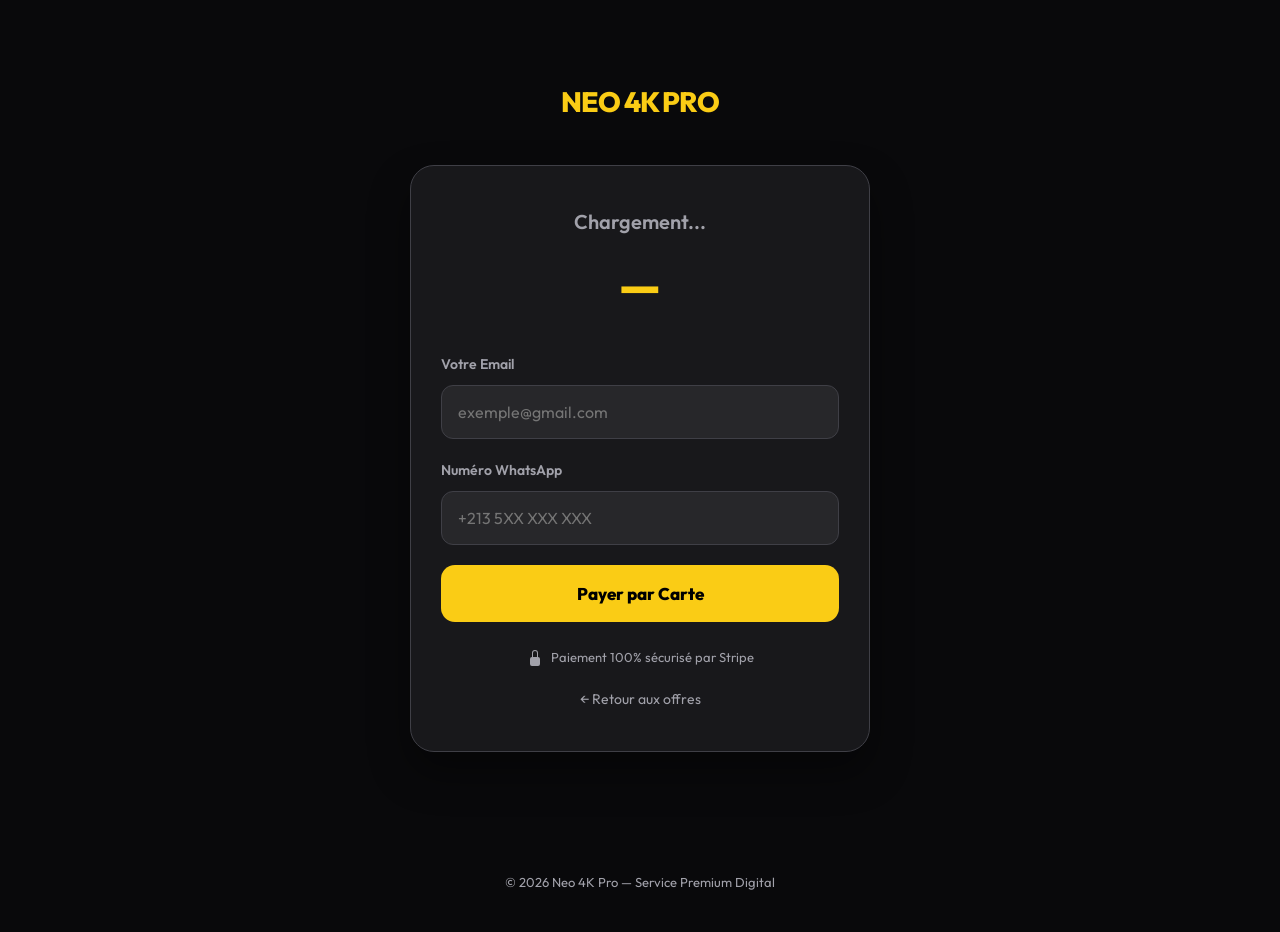
<file: paiement.html>
<!DOCTYPE html>
<html lang="fr">
<head>
    <meta charset="UTF-8">
    <meta name="viewport" content="width=device-width, initial-scale=1.0">
    <title>Neo 4K Pro — Paiement Sécurisé</title>
    <link href="https://fonts.googleapis.com/css2?family=Outfit:wght@400;500;600;700;800&display=swap" rel="stylesheet">
    <script src="https://js.stripe.com/v3/"></script>
    <style>
        :root {
            --bg: #09090b;
            --surface: #18181b;
            --surface-2: #27272a;
            --primary: #FACC15;
            --primary-hover: #EAB308;
            --text: #FFFFFF;
            --text-dim: #A1A1AA;
            --border: #3F3F46;
            --green: #22c55e;
        }
        * { box-sizing: border-box; margin: 0; padding: 0; font-family: 'Outfit', sans-serif; }
        body { background: var(--bg); color: var(--text); line-height: 1.6; min-height: 100vh; display: flex; flex-direction: column; }
        
        .payment-container {
            max-width: 500px;
            width: 95%;
            margin: 60px auto;
            padding: 20px;
        }
        
        .logo { font-size: 28px; font-weight: 800; color: var(--primary); text-align: center; margin-bottom: 40px; letter-spacing: -1px; }
        
        .payment-card {
            background: var(--surface);
            border: 1px solid var(--border);
            border-radius: 24px;
            padding: 40px 30px;
            box-shadow: 0 20px 40px rgba(0,0,0,0.4);
        }
        
        .plan-info { text-align: center; margin-bottom: 30px; }
        .plan-title { font-size: 20px; font-weight: 600; color: var(--text-dim); margin-bottom: 8px; }
        .plan-price { font-size: 48px; font-weight: 800; color: var(--primary); }
        
        .form-group { margin-bottom: 20px; }
        .form-group label { display: block; font-size: 14px; font-weight: 600; margin-bottom: 10px; color: var(--text-dim); }
        .form-group input { width: 100%; padding: 16px; border-radius: 12px; border: 1px solid var(--border); background: var(--surface-2); color: var(--text); font-size: 16px; outline: none; transition: 0.3s; }
        .form-group input:focus { border-color: var(--primary); box-shadow: 0 0 0 2px rgba(250, 204, 21, 0.1); }
        
        .submit-btn {
            width: 100%;
            padding: 18px;
            border-radius: 14px;
            border: none;
            background: var(--primary);
            color: #000;
            font-size: 17px;
            font-weight: 800;
            cursor: pointer;
            transition: 0.3s;
            margin-top: 10px;
            display: flex;
            align-items: center;
            justify-content: center;
            gap: 10px;
        }
        .submit-btn:hover { background: var(--primary-hover); transform: translateY(-2px); }
        .submit-btn:disabled { opacity: 0.6; cursor: not-allowed; transform: none; }
        
        .secure-notice {
            display: flex;
            align-items: center;
            justify-content: center;
            gap: 8px;
            margin-top: 25px;
            color: var(--text-dim);
            font-size: 13px;
        }
        
        .back-link {
            display: block;
            text-align: center;
            margin-top: 20px;
            color: var(--text-dim);
            text-decoration: none;
            font-size: 14px;
            transition: 0.3s;
        }
        .back-link:hover { color: var(--primary); }

        .loader {
            display: none;
            width: 20px;
            height: 20px;
            border: 3px solid #000;
            border-bottom-color: transparent;
            border-radius: 50%;
            animation: rotation 1s linear infinite;
        }
        @keyframes rotation { 0% { transform: rotate(0deg); } 100% { transform: rotate(360deg); } }

        footer { text-align: center; padding: 40px 20px; color: var(--text-dim); font-size: 13px; }
    </style>
</head>
<body>
    <div class="payment-container">
        <div class="logo">NEO 4K PRO</div>
        <div class="payment-card">
            <div class="plan-info">
                <div class="plan-title" id="planTitle">Chargement...</div>
                <div class="plan-price" id="planPrice">—</div>
            </div>
            
            <div class="form-group">
                <label>Votre Email</label>
                <input type="email" id="email" placeholder="exemple@gmail.com" required>
            </div>
            <div class="form-group">
                <label>Numéro WhatsApp</label>
                <input type="tel" id="whatsapp" placeholder="+213 5XX XXX XXX" required>
            </div>
            
            <button class="submit-btn" id="payBtn" onclick="handlePayment()">
                <span id="btnText">Payer par Carte</span>
                <div class="loader" id="loader"></div>
            </button>
            
            <div class="secure-notice">
                <svg width="16" height="16" fill="currentColor" viewBox="0 0 16 16"><path d="M8 1a2 2 0 0 1 2 2v4H6V3a2 2 0 0 1 2-2zm3 6V3a3 3 0 0 0-6 0v4a2 2 0 0 0-2 2v5a2 2 0 0 0 2 2h6a2 2 0 0 0 2-2V9a2 2 0 0 0-2-2z"/></svg>
                Paiement 100% sécurisé par Stripe
            </div>
            
            <a href="index.html" class="back-link">← Retour aux offres</a>
        </div>
    </div>
    
    <footer>
        &copy; 2026 Neo 4K Pro — Service Premium Digital
    </footer>

    <script>
        const stripe = Stripe('pk_live_51U0IKgFi4Tntcp2QpXqBoXC313ozanl3UhH9ymftnuXfhiJnsvKca7ind4AIt6uS9xU04VMiSZ9KRQ3H9GEArjcH00lNVkClzk');
        const BACKEND_URL = "https://neo4k-final.onrender.com";
        
        const urlParams = new URLSearchParams(window.location.search);
        const planId = urlParams.get('plan');
        const planLabel = urlParams.get('label');
        const prices = { '1mois': '10€', '3mois': '20€', '6mois': '30€', '12mois': '45€' };

        if (planId && prices[planId]) {
            document.getElementById('planTitle').textContent = planLabel || "Votre abonnement";
            document.getElementById('planPrice').textContent = prices[planId];
        }

        async function handlePayment() {
            const email = document.getElementById('email').value.trim();
            const whatsapp = document.getElementById('whatsapp').value.trim();
            
            if (!email || !email.includes('@')) return alert("Veuillez entrer un email valide.");
            if (!whatsapp) return alert("Veuillez entrer votre numéro WhatsApp.");

            const btn = document.getElementById('payBtn');
            const btnText = document.getElementById('btnText');
            const loader = document.getElementById('loader');

            btn.disabled = true;
            btnText.style.display = 'none';
            loader.style.display = 'block';

            try {
                const response = await fetch(`${BACKEND_URL}/create-checkout-session`, {
                    method: 'POST',
                    headers: { 'Content-Type': 'application/json' },
                    body: JSON.stringify({ planId, email, whatsapp })
                });
                
                const session = await response.json();
                if (session.url) {
                    window.location.href = session.url;
                } else {
                    throw new Error(session.error || "Erreur lors de la création de la session");
                }
            } catch (err) {
                alert("Erreur : " + err.message);
                btn.disabled = false;
                btnText.style.display = 'block';
                loader.style.display = 'none';
            }
        }
    </script>
</body>
</html>
</file>
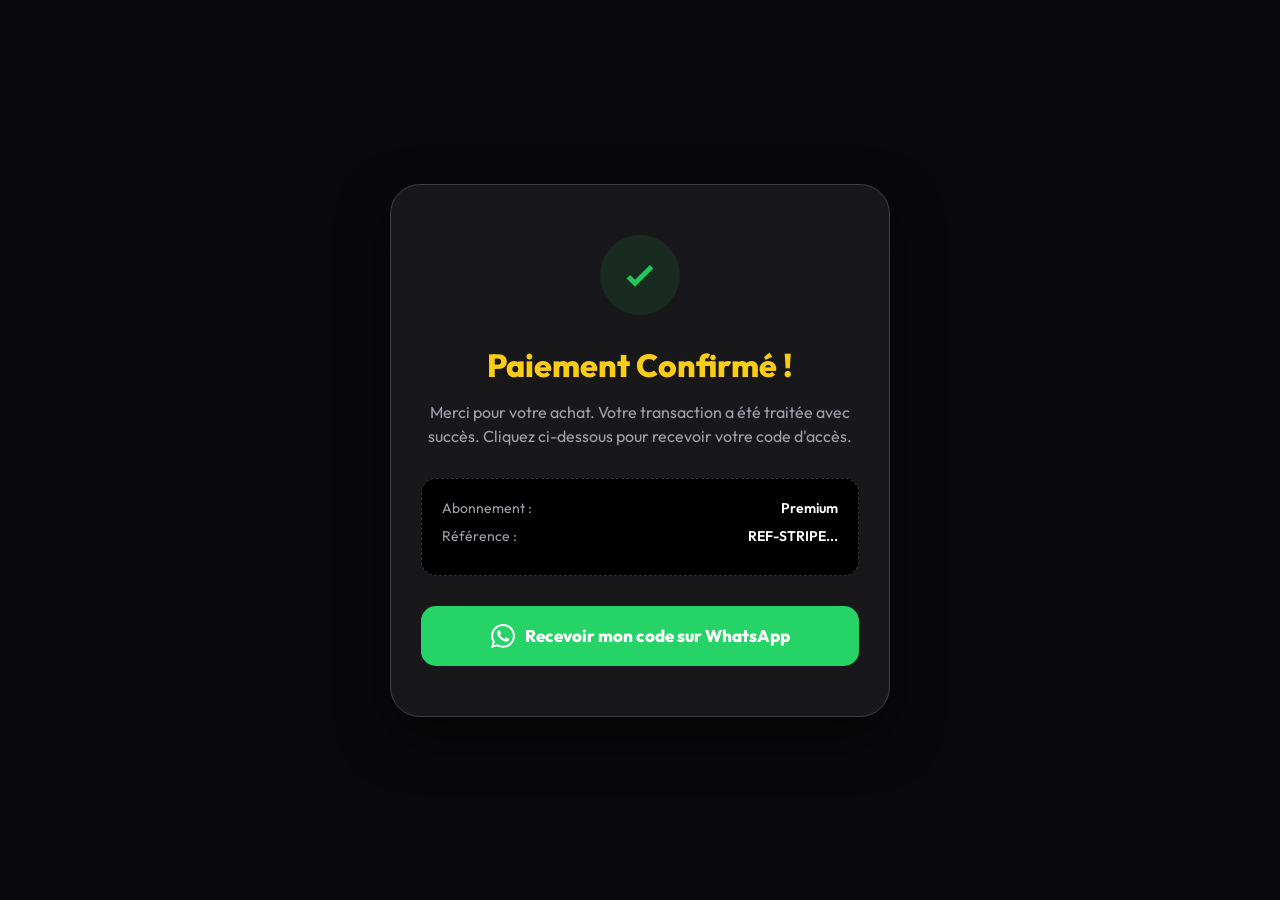
<file: success.html>
<!DOCTYPE html>
<html lang="fr">
<head>
    <meta charset="UTF-8">
    <meta name="viewport" content="width=device-width, initial-scale=1.0">
    <title>Paiement Réussi — Neo 4K Pro</title>
    <link href="https://fonts.googleapis.com/css2?family=Outfit:wght@400;500;600;700;800&display=swap" rel="stylesheet">
    <style>
        :root {
            --bg: #09090b;
            --surface: #18181b;
            --primary: #FACC15;
            --text: #FFFFFF;
            --text-dim: #A1A1AA;
            --green: #22c55e;
        }
        * { box-sizing: border-box; margin: 0; padding: 0; font-family: 'Outfit', sans-serif; }
        body { background: var(--bg); color: var(--text); display: flex; align-items: center; justify-content: center; min-height: 100vh; padding: 20px; text-align: center; }
        .success-card { background: var(--surface); padding: 50px 30px; border-radius: 30px; border: 1px solid #3F3F46; max-width: 500px; width: 100%; box-shadow: 0 20px 50px rgba(0,0,0,0.5); }
        .icon-box { width: 80px; height: 80px; background: rgba(34, 197, 94, 0.1); color: var(--green); border-radius: 50%; display: flex; align-items: center; justify-content: center; margin: 0 auto 30px; }
        h1 { font-size: 32px; font-weight: 800; margin-bottom: 15px; color: var(--primary); }
        p { color: var(--text-dim); margin-bottom: 30px; font-size: 16px; line-height: 1.5; }
        .details-box { background: #000; padding: 20px; border-radius: 15px; margin-bottom: 30px; text-align: left; border: 1px dashed #333; }
        .detail-item { display: flex; justify-content: space-between; margin-bottom: 10px; font-size: 14px; }
        .detail-label { color: var(--text-dim); }
        .detail-value { font-weight: 600; color: #fff; }
        .whatsapp-btn { background: #25D366; color: #fff; padding: 18px; border-radius: 15px; font-weight: 800; text-decoration: none; display: flex; align-items: center; justify-content: center; gap: 10px; font-size: 17px; transition: 0.3s; }
        .whatsapp-btn:hover { background: #20ba5a; transform: translateY(-3px); }
    </style>
</head>
<body>
    <div class="success-card">
        <div class="icon-box">
            <svg width="40" height="40" fill="none" stroke="currentColor" stroke-width="3" viewBox="0 0 24 24"><path d="M5 13l4 4L19 7"></path></svg>
        </div>
        <h1>Paiement Confirmé !</h1>
        <p>Merci pour votre achat. Votre transaction a été traitée avec succès. Cliquez ci-dessous pour recevoir votre code d'accès.</p>
        
        <div class="details-box">
            <div class="detail-item"><span class="detail-label">Abonnement :</span> <span class="detail-value" id="planName">Premium</span></div>
            <div class="detail-item"><span class="detail-label">Référence :</span> <span class="detail-value" id="orderRef">...</span></div>
        </div>

        <a href="#" id="whatsappBtn" class="whatsapp-btn">
            <svg width="24" height="24" fill="currentColor" viewBox="0 0 24 24"><path d="M.057 24l1.687-6.163c-1.041-1.804-1.588-3.849-1.587-5.946.003-6.556 5.338-11.891 11.893-11.891 3.181.001 6.167 1.24 8.413 3.488 2.245 2.248 3.481 5.236 3.48 8.414-.003 6.557-5.338 11.892-11.893 11.892-1.99-.001-3.951-.5-5.688-1.448l-6.305 1.654zm6.597-3.807c1.676.995 3.276 1.591 5.392 1.592 5.448 0 9.886-4.434 9.889-9.885.002-5.462-4.415-9.89-9.881-9.892-5.452 0-9.887 4.434-9.889 9.884-.001 2.225.651 3.891 1.746 5.634l-.999 3.648 3.742-.981zm11.387-5.464c-.074-.124-.272-.198-.57-.347-.297-.149-1.758-.868-2.031-.967-.272-.099-.47-.149-.669.149-.198.297-.768.967-.941 1.165-.173.198-.347.223-.644.074-.297-.149-1.255-.462-2.39-1.475-.883-.788-1.48-1.761-1.653-2.059-.173-.297-.018-.458.13-.606.134-.133.297-.347.446-.521.151-.172.2-.296.3-.495.099-.198.05-.372-.025-.521-.075-.148-.669-1.611-.916-2.206-.242-.579-.487-.501-.669-.51l-.57-.01c-.198 0-.52.074-.792.372s-1.04 1.016-1.04 2.479 1.065 2.876 1.213 3.074c.149.198 2.095 3.2 5.076 4.487.709.306 1.263.489 1.694.626.712.226 1.36.194 1.872.118.571-.085 1.758-.719 2.006-1.413.248-.695.248-1.29.173-1.414z"/></svg>
            Recevoir mon code sur WhatsApp
        </a>
    </div>

    <script>
        const urlParams = new URLSearchParams(window.location.search);
        const plan = urlParams.get('plan') || 'Premium';
        const ref = urlParams.get('session_id') || 'REF-STRIPE';
        const email = urlParams.get('email') || '';
        
        document.getElementById('planName').textContent = plan;
        document.getElementById('orderRef').textContent = ref.substring(0, 15) + '...';
        
        const message = `Bonjour, je viens de payer mon abonnement Neo4k Pro.\n\nPlan: ${plan}\nEmail: ${email}\nRéférence: ${ref}\n\nMerci de m'envoyer mon code d'accès.`;
        document.getElementById('whatsappBtn').href = `https://wa.me/213564653328?text=${encodeURIComponent(message)}`;
    </script>
</body>
</html>
</file>
